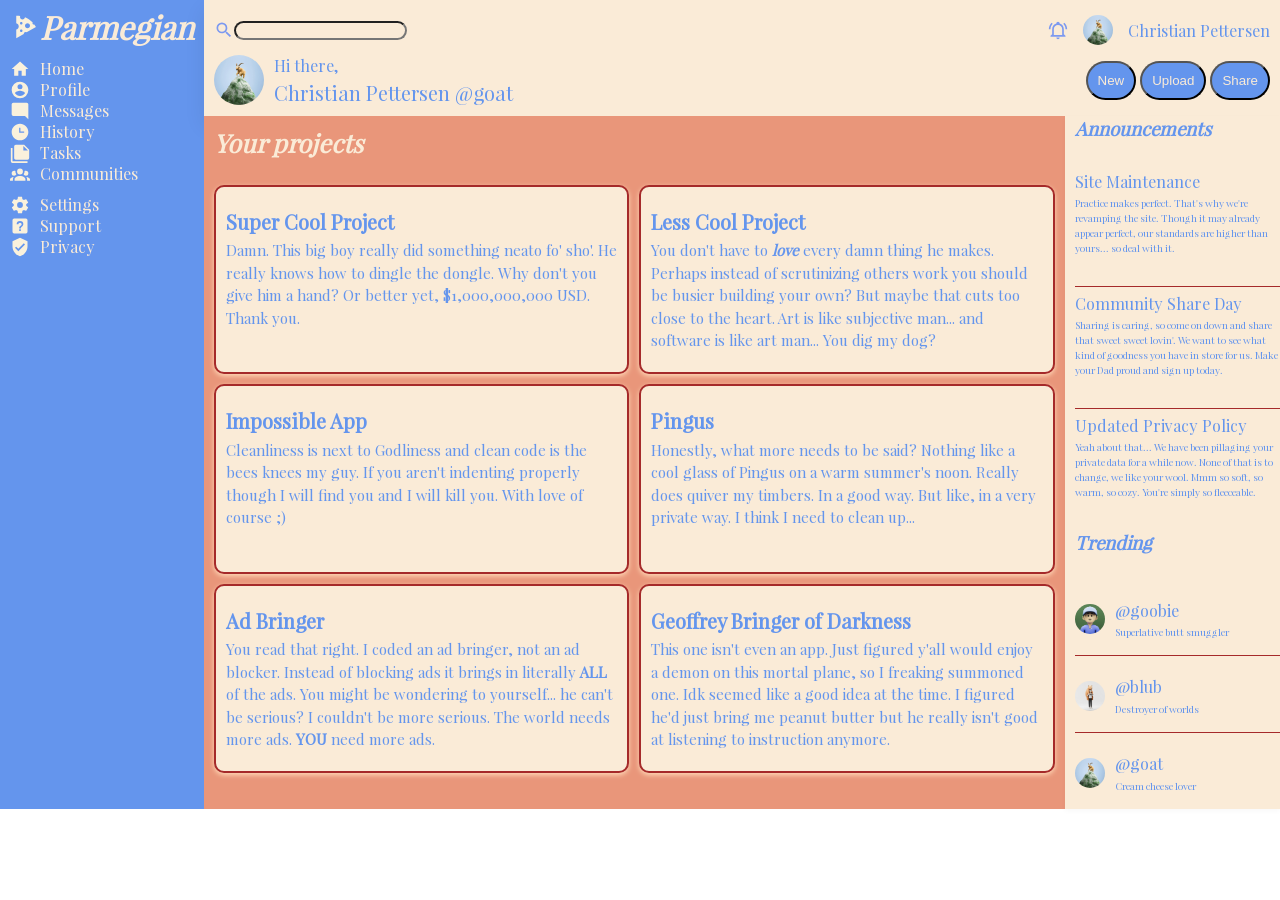
<file: index.html>
<!DOCTYPE html>
<html lang="en">
<head>
    <meta charset="UTF-8">
    <meta name="viewport" content="width=device-width, initial-scale=1.0">
    <title>Document</title>
    <link rel="stylesheet" href="./styles.css">
</head>
<body>
    <div class="page">
        <div class="sidebar">
            <h1 class="header"><img class="cheese" src="./icons/cheese.svg" alt="cheese icon"> Parmegian</h1>

            <nav class="menu">
                <ul class="nav">
                    <li><img class="home" src="./icons/home.svg" alt="home">Home</li>
                    <li><img class="profile" src="./icons/account-circle.svg" alt="profile icon">Profile</li>
                    <li><img class="message" src="./icons/message-reply.svg" alt="messages">Messages</li>
                    <li><img class="history" src="./icons/clock-time-three.svg" alt="clock">History</li>
                    <li><img class="tasks" src="./icons/note-multiple.svg" alt="tasks">Tasks</li>
                    <li><img class="communities" src="./icons/account-group.svg" alt="communities">Communities</li>
                </ul>
                <ul class="tools">
                    <li><img class="settings" src="./icons/cog.svg" alt="settings">Settings</li>
                    <li><img class="support" src="./icons/help-box.svg" alt="support">Support</li>
                    <li><img class="privacy" src="./icons/shield-check.svg" alt="privacy">Privacy</li>
                </ul>
            </nav>
        </div>
        <div class="main">
            <div class="banner">
                <div class="row1">
                    <div class="searchapparatus">
                        <img class="magnifying" src="./icons/magnify.svg" alt="magnifying glass">
                        <input type="search" class="search">
                    </div>
                    <div class="rightcontent">
                        <img class="bell" src="./icons/bell-ring-outline.svg" alt="notification bell">
                        <img class="smallpic" src="./icons/goat.jpg" alt="profilepic small">
                        <div class="account">Christian Pettersen</div>
                    </div>
                </div>
                <div class="row2">
                    <div class="greeting"><img class="bigpic" src="./icons/goat.jpg" alt="goat"><div class="subgreeting">Hi there,<p class="greetdetail">Christian Pettersen @goat</p></div></div>
                    <div class="buttons">
                        <button class="new">New</button>
                        <button class="upload">Upload</button>
                        <button class="share">Share</button>
                    </div>
                </div>
            </div>
            <div class="dashboard">
                <div class="projects">
                    <h3 class="projectsheader">Your projects</h3>
                    <div class="cards">
                        <div class="card">Super Cool Project<p class="crddescription">
                            Damn. This big boy really did something neato fo' sho'. He really knows how to dingle the dongle. Why don't you give him a hand? Or better yet, $1,000,000,000 USD. Thank you.

                        </p></div>
                        <div class="card">Less Cool Project<p class="crddescription">You don't have to <strong><em>love</em></strong> every damn thing he makes. Perhaps instead of scrutinizing others work you should be busier building your own? But maybe that cuts too close to the heart. Art is like subjective man... and software is like art man... You dig my dog?</en></p></div>
                        <div class="card">Impossible App<p class="crddescription">Cleanliness is next to Godliness and clean code is the bees knees my guy. If you aren't indenting properly though I will find you and I will kill you. With love of course ;) </p> </div>
                        <div class="card">Pingus<p class="crddescription">Honestly, what more needs to be said? Nothing like a cool glass of Pingus on a warm summer's noon. Really does quiver my timbers. In a good way. But like, in a very private way. I think I need to clean up... </p></div>
                        <div class="card">Ad Bringer<p class="crddescription">You read that right. I coded an ad bringer, not an ad blocker. Instead of blocking ads it brings in literally <strong>ALL</strong> of the ads. You might be wondering to yourself... he can't be serious? I couldn't be more serious. The world needs more ads. <strong>YOU</strong> need more ads.</p></div>
                        <div class="card">Geoffrey Bringer of Darkness<p class="crddescription">This one isn't even an app. Just figured y'all would enjoy a demon on this mortal plane, so I freaking summoned one. Idk seemed like a good idea at the time. I figured he'd just bring me peanut butter but he really isn't good at listening to instruction anymore.</p></div>
                    </div>
                </div>
                <div class="trendannounce">
                    <div class="announcements">
                        <h3 class="announceheader">Announcements</h3>
                        <div class="blah1">Site Maintenance
                            <p>Practice makes perfect. That's why we're revamping the site. Though it may already appear perfect, our standards are higher than yours... so deal with it.  </p>
                        </div>
                        <div class="blah2">Community Share Day
                            <p>Sharing is caring, so come on down and share that sweet sweet lovin'. We want to see what kind of goodness you have in store for us. Make your Dad proud and sign up today.</p>
                        </div>
                        <div class="blah3">Updated Privacy Policy
                            <p>Yeah about that... We have been pillaging your private data for a while now. None of that is to change, we like your wool. Mmm so soft, so warm, so cozy. You're simply so fleeceable.</p>
                        </div>
                        
                    </div>
                    <div class="trending">
                        <h3 class="trendingheader">Trending</h3>
                        <div class="profile1"><img class="goobie" src="./icons/goobie.jpg" alt="goobie"><div class="subgoob">@goobie<p>Superlative butt smuggler</p></div></div>
                        <div class="profile2"><img class="blub" src="./icons/blub.jpg" alt="blub"><div class="subblub">@blub<p>Destroyer of worlds</p></div></div>
                        <div class="profile3"><img class="goat" src="./icons/goat.jpg" alt="goat"><div class="subgoat">@goat<p class="goatcream">Cream cheese lover</p></div></div>
                    </div>
                </div>
            </div>
        </div>
    </div>
</body>
</html>
</file>
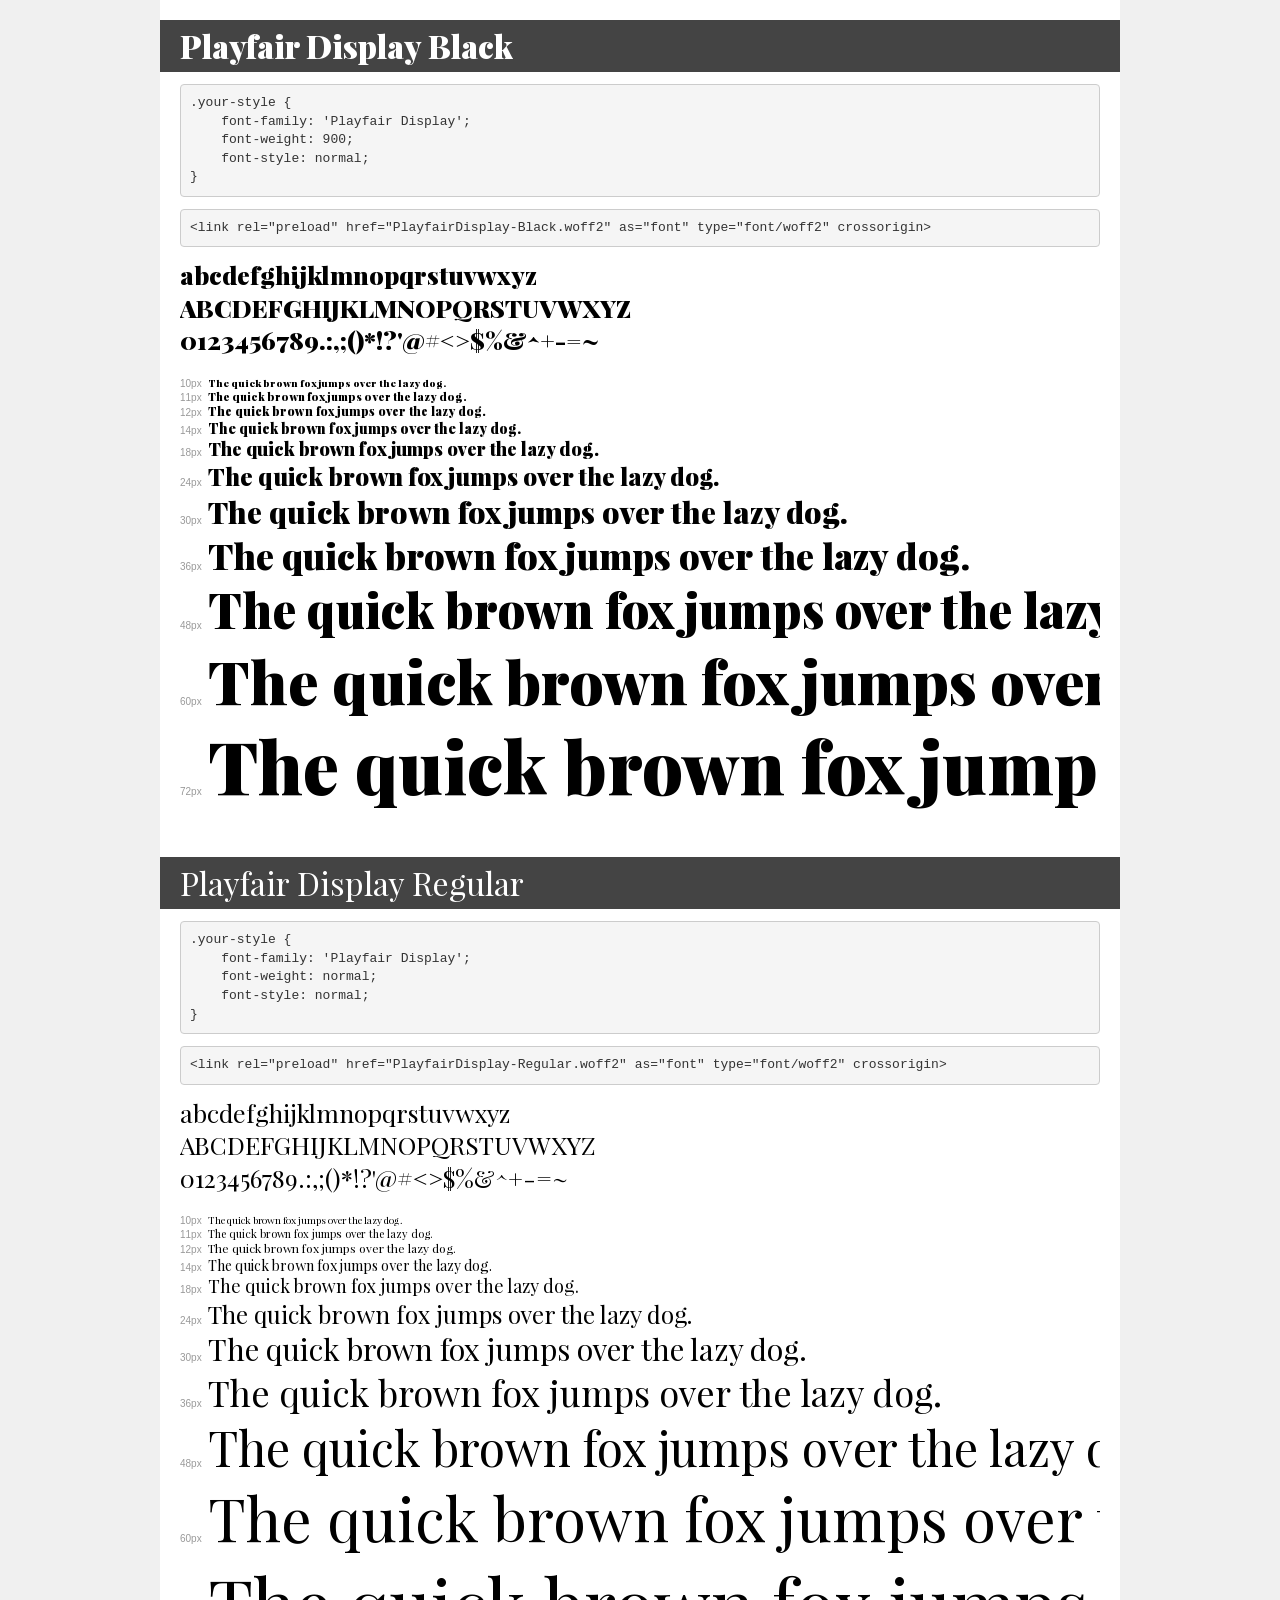
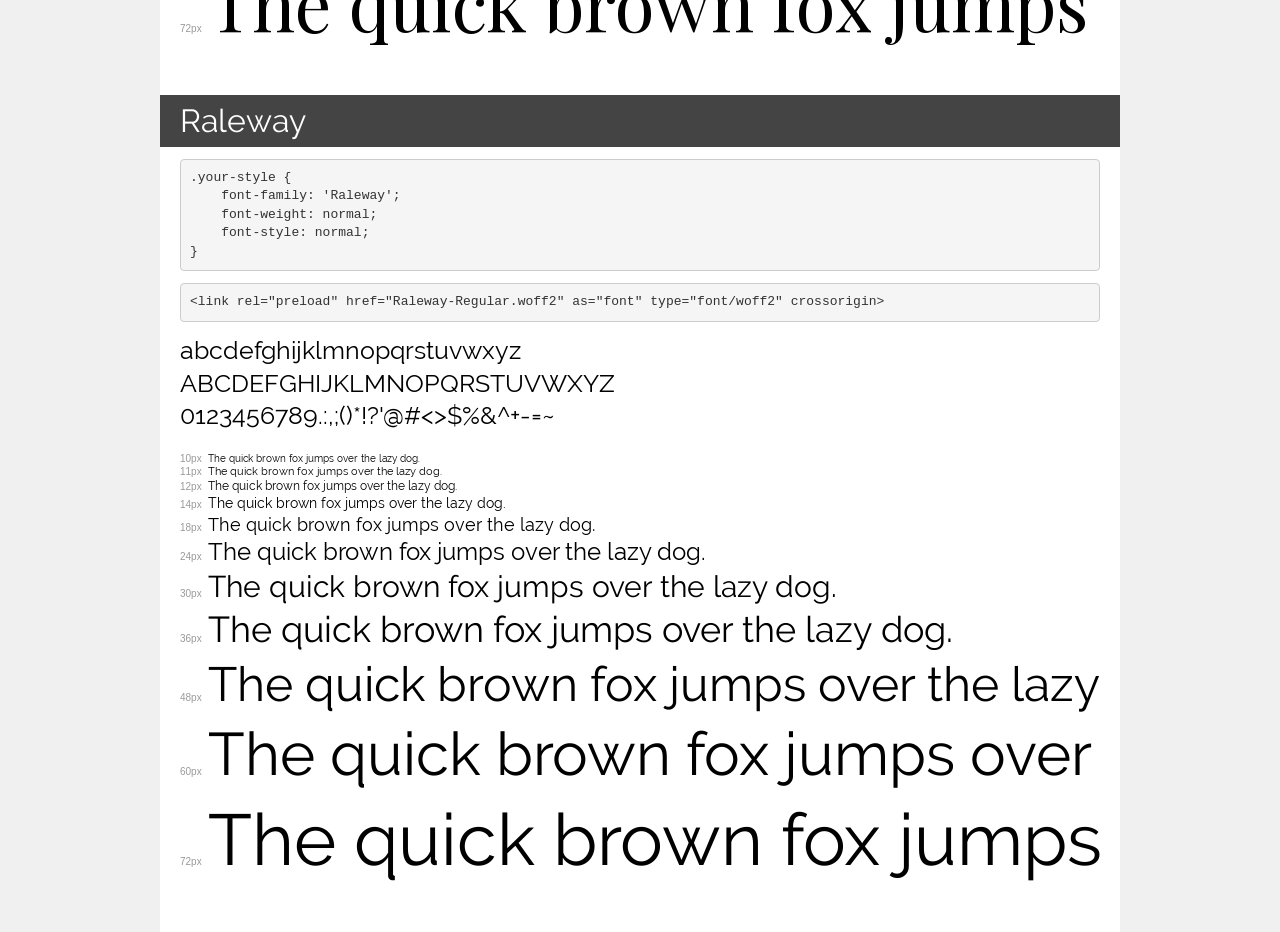
<file: fonts/demo.html>
<!DOCTYPE html>
<html lang="en">
<head>
    <meta charset="utf-8">
    <meta http-equiv="X-UA-Compatible" content="IE=edge">
    <meta name="viewport" content="width=device-width, initial-scale=1">
    <meta name="robots" content="noindex, noarchive">
    <meta name="format-detection" content="telephone=no">
    <title>Transfonter demo</title>
    <link href="stylesheet.css" rel="stylesheet">
    <style>
        /*
        http://meyerweb.com/eric/tools/css/reset/
        v2.0 | 20110126
        License: none (public domain)
        */
        html, body, div, span, applet, object, iframe,
        h1, h2, h3, h4, h5, h6, p, blockquote, pre,
        a, abbr, acronym, address, big, cite, code,
        del, dfn, em, img, ins, kbd, q, s, samp,
        small, strike, strong, sub, sup, tt, var,
        b, u, i, center,
        dl, dt, dd, ol, ul, li,
        fieldset, form, label, legend,
        table, caption, tbody, tfoot, thead, tr, th, td,
        article, aside, canvas, details, embed,
        figure, figcaption, footer, header, hgroup,
        menu, nav, output, ruby, section, summary,
        time, mark, audio, video {
            margin: 0;
            padding: 0;
            border: 0;
            font-size: 100%;
            font: inherit;
            vertical-align: baseline;
        }
        /* HTML5 display-role reset for older browsers */
        article, aside, details, figcaption, figure,
        footer, header, hgroup, menu, nav, section {
            display: block;
        }
        body {
            line-height: 1;
        }
        ol, ul {
            list-style: none;
        }
        blockquote, q {
            quotes: none;
        }
        blockquote:before, blockquote:after,
        q:before, q:after {
            content: '';
            content: none;
        }
        table {
            border-collapse: collapse;
            border-spacing: 0;
        }
        /* demo styles */
        body {
            background: #f0f0f0;
            color: #000;
        }
        .page {
            background: #fff;
            width: 920px;
            margin: 0 auto;
            padding: 20px 20px 0 20px;
            overflow: hidden;
        }
        .font-container {
            overflow-x: auto;
            overflow-y: hidden;
            margin-bottom: 40px;
            line-height: 1.3;
            white-space: nowrap;
            padding-bottom: 5px;
        }
        h1 {
            position: relative;
            background: #444;
            font-size: 32px;
            color: #fff;
            padding: 10px 20px;
            margin: 0 -20px 12px -20px;
        }
        .letters {
            font-size: 25px;
            margin-bottom: 20px;
        }
        .s10:before {
            content: '10px';
        }
        .s11:before {
            content: '11px';
        }
        .s12:before {
            content: '12px';
        }
        .s14:before {
            content: '14px';
        }
        .s18:before {
            content: '18px';
        }
        .s24:before {
            content: '24px';
        }
        .s30:before {
            content: '30px';
        }
        .s36:before {
            content: '36px';
        }
        .s48:before {
            content: '48px';
        }
        .s60:before {
            content: '60px';
        }
        .s72:before {
            content: '72px';
        }
        .s10:before, .s11:before, .s12:before, .s14:before,
        .s18:before, .s24:before, .s30:before, .s36:before,
        .s48:before, .s60:before, .s72:before {
            font-family: Arial, sans-serif;
            font-size: 10px;
            font-weight: normal;
            font-style: normal;
            color: #999;
            padding-right: 6px;
        }
        pre {
            display: block;
            padding: 9px;
            margin: 0 0 12px;
            font-family: Monaco, Menlo, Consolas, "Courier New", monospace;
            font-size: 13px;
            line-height: 1.428571429;
            color: #333;
            font-weight: normal;
            font-style: normal;
            background-color: #f5f5f5;
            border: 1px solid #ccc;
            overflow-x: auto;
            border-radius: 4px;
        }
        /* responsive */
        @media (max-width: 959px) {
            .page {
                width: auto;
                margin: 0;
            }
        }
    </style>
</head>
<body>
<div class="page">
    <div class="demo">
        <h1 style="font-family: 'Playfair Display'; font-weight: 900; font-style: normal;">Playfair Display Black</h1>
        <pre title="Usage">.your-style {
    font-family: 'Playfair Display';
    font-weight: 900;
    font-style: normal;
}</pre>
        <pre title="Preload (optional)">
&lt;link rel=&quot;preload&quot; href=&quot;PlayfairDisplay-Black.woff2&quot; as=&quot;font&quot; type=&quot;font/woff2&quot; crossorigin&gt;</pre>
        <div class="font-container" style="font-family: 'Playfair Display'; font-weight: 900; font-style: normal;">
            <p class="letters">
                abcdefghijklmnopqrstuvwxyz<br>
ABCDEFGHIJKLMNOPQRSTUVWXYZ<br>
                0123456789.:,;()*!?'@#&lt;&gt;$%&^+-=~
            </p>
            <p class="s10" style="font-size: 10px;">The quick brown fox jumps over the lazy dog.</p>
            <p class="s11" style="font-size: 11px;">The quick brown fox jumps over the lazy dog.</p>
            <p class="s12" style="font-size: 12px;">The quick brown fox jumps over the lazy dog.</p>
            <p class="s14" style="font-size: 14px;">The quick brown fox jumps over the lazy dog.</p>
            <p class="s18" style="font-size: 18px;">The quick brown fox jumps over the lazy dog.</p>
            <p class="s24" style="font-size: 24px;">The quick brown fox jumps over the lazy dog.</p>
            <p class="s30" style="font-size: 30px;">The quick brown fox jumps over the lazy dog.</p>
            <p class="s36" style="font-size: 36px;">The quick brown fox jumps over the lazy dog.</p>
            <p class="s48" style="font-size: 48px;">The quick brown fox jumps over the lazy dog.</p>
            <p class="s60" style="font-size: 60px;">The quick brown fox jumps over the lazy dog.</p>
            <p class="s72" style="font-size: 72px;">The quick brown fox jumps over the lazy dog.</p>
        </div>
    </div>

    <div class="demo">
        <h1 style="font-family: 'Playfair Display'; font-weight: normal; font-style: normal;">Playfair Display Regular</h1>
        <pre title="Usage">.your-style {
    font-family: 'Playfair Display';
    font-weight: normal;
    font-style: normal;
}</pre>
        <pre title="Preload (optional)">
&lt;link rel=&quot;preload&quot; href=&quot;PlayfairDisplay-Regular.woff2&quot; as=&quot;font&quot; type=&quot;font/woff2&quot; crossorigin&gt;</pre>
        <div class="font-container" style="font-family: 'Playfair Display'; font-weight: normal; font-style: normal;">
            <p class="letters">
                abcdefghijklmnopqrstuvwxyz<br>
ABCDEFGHIJKLMNOPQRSTUVWXYZ<br>
                0123456789.:,;()*!?'@#&lt;&gt;$%&^+-=~
            </p>
            <p class="s10" style="font-size: 10px;">The quick brown fox jumps over the lazy dog.</p>
            <p class="s11" style="font-size: 11px;">The quick brown fox jumps over the lazy dog.</p>
            <p class="s12" style="font-size: 12px;">The quick brown fox jumps over the lazy dog.</p>
            <p class="s14" style="font-size: 14px;">The quick brown fox jumps over the lazy dog.</p>
            <p class="s18" style="font-size: 18px;">The quick brown fox jumps over the lazy dog.</p>
            <p class="s24" style="font-size: 24px;">The quick brown fox jumps over the lazy dog.</p>
            <p class="s30" style="font-size: 30px;">The quick brown fox jumps over the lazy dog.</p>
            <p class="s36" style="font-size: 36px;">The quick brown fox jumps over the lazy dog.</p>
            <p class="s48" style="font-size: 48px;">The quick brown fox jumps over the lazy dog.</p>
            <p class="s60" style="font-size: 60px;">The quick brown fox jumps over the lazy dog.</p>
            <p class="s72" style="font-size: 72px;">The quick brown fox jumps over the lazy dog.</p>
        </div>
    </div>

    <div class="demo">
        <h1 style="font-family: 'Raleway'; font-weight: normal; font-style: normal;">Raleway</h1>
        <pre title="Usage">.your-style {
    font-family: 'Raleway';
    font-weight: normal;
    font-style: normal;
}</pre>
        <pre title="Preload (optional)">
&lt;link rel=&quot;preload&quot; href=&quot;Raleway-Regular.woff2&quot; as=&quot;font&quot; type=&quot;font/woff2&quot; crossorigin&gt;</pre>
        <div class="font-container" style="font-family: 'Raleway'; font-weight: normal; font-style: normal;">
            <p class="letters">
                abcdefghijklmnopqrstuvwxyz<br>
ABCDEFGHIJKLMNOPQRSTUVWXYZ<br>
                0123456789.:,;()*!?'@#&lt;&gt;$%&^+-=~
            </p>
            <p class="s10" style="font-size: 10px;">The quick brown fox jumps over the lazy dog.</p>
            <p class="s11" style="font-size: 11px;">The quick brown fox jumps over the lazy dog.</p>
            <p class="s12" style="font-size: 12px;">The quick brown fox jumps over the lazy dog.</p>
            <p class="s14" style="font-size: 14px;">The quick brown fox jumps over the lazy dog.</p>
            <p class="s18" style="font-size: 18px;">The quick brown fox jumps over the lazy dog.</p>
            <p class="s24" style="font-size: 24px;">The quick brown fox jumps over the lazy dog.</p>
            <p class="s30" style="font-size: 30px;">The quick brown fox jumps over the lazy dog.</p>
            <p class="s36" style="font-size: 36px;">The quick brown fox jumps over the lazy dog.</p>
            <p class="s48" style="font-size: 48px;">The quick brown fox jumps over the lazy dog.</p>
            <p class="s60" style="font-size: 60px;">The quick brown fox jumps over the lazy dog.</p>
            <p class="s72" style="font-size: 72px;">The quick brown fox jumps over the lazy dog.</p>
        </div>
    </div>

</div>
</body>
</html>
</file>
<file: styles.css>
@font-face {
    font-family: 'Playfair Display';
    src: url('./fonts/PlayfairDisplay-Regular.woff2') format('woff2'),
        url('./fonts/PlayfairDisplay-Regular.woff') format('woff');
    font-weight: normal;
    font-style: normal;
    font-display: swap;
}
@font-face {
    font-family: 'Raleway';
    src: url('./fonts/Raleway-Regular.woff2') format('woff2'),
        url('./fonts/Raleway-Regular.woff') format('woff');
    font-weight: normal;
    font-style: normal;
    font-display: swap;
}



* {
    margin: 0;
    padding: 0;
    box-sizing: border-box;
}
.page {
    font-family: 'Playfair Display';
    display: grid;
    grid-template-columns: 1fr 6fr;
    grid-template-rows: 1fr 6fr;
}
.sidebar {
    padding-top: 5px;
    padding-right: 10px;
    grid-row: span 2;   
    padding-left: 10px;
    background: cornflowerblue;
    color: antiquewhite;
}
li img, .header img {
    filter: brightness(0) saturate(100%) invert(98%) sepia(31%) saturate(541%) hue-rotate(313deg) brightness(101%) contrast(96%);
}

.menu  {
    padding-top: 10px;
    display: flex;
    flex-direction: column;
    gap: 10px;
}
.main   {
    
    display: grid;
    grid-template-rows: subgrid;
    grid-row: span 2;
}
.banner {
    padding-left: 10px;
    padding-right: 10px;
    display: grid;
    grid-template-columns: 4fr 2fr;
    align-items: center;
    grid-template-rows: auto 1fr;
    background-color:antiquewhite;
    color: cornflowerblue;
    box-shadow: 0 10px 20px rgba(0, 0, 0, 0.08);
}
.banner img {
    filter: invert(61%) sepia(31%) saturate(1512%) hue-rotate(196deg) brightness(97%) contrast(94%);
}
.magnifying, .bell, .home, .profile, .message, .history, .tasks, .communities, .settings, .support, .privacy {
    width: 20px;
    aspect-ratio: 1;
}
.goobie, .blub , .goat {
    width: 30px;
    aspect-ratio: 1;
    border-radius: 50%;
}
.nav > li, .tools > li {
    display: flex;
    align-items: center;
    gap: 10px;
    
}
.projectsheader {
    color: antiquewhite;
    font-size: 25px;
    padding-left: 10px;
    padding-top: 10px;
}
.header,  .projectsheader, .announceheader, .trendingheader {
    font-style: italic;
}
.search {
    background-color: antiquewhite;
    border-radius: 10px;
}
.header {
    display: flex;
    align-items: center;
}
.header img {
    width: 30px;
    aspect-ratio: 1;
}

.row1 {
    padding-top: 15px;
    grid-column: span 2;
    display: grid;
    grid-auto-flow: column;
    gap: 10px;
}
.searchapparatus {
    display: grid;
    grid-auto-flow: column;
    justify-content: flex-start;
    align-items: center;
}
.rightcontent {
    display: grid;
    justify-content: flex-end;
    grid-auto-flow: column;
    gap: 15px;
    align-items: center;
    white-space: nowrap;
}
.bell, .profilepic, .account {
    min-width: 0;
}
.row2 {
    display: grid;
    justify-content: space-between;
    grid-column: 1 / -1;
    grid-auto-flow: column;
    gap: 10px;
    align-items: center;
    padding-top: 10px;
    padding-bottom: 10px;
}
button {
    padding: 10px;
    background-color: cornflowerblue;
    color: antiquewhite;
    border-radius: 20px;
}
.buttons {
    
    gap: 10px;  
}
.dashboard {
   display: grid;
   grid-template-rows: 1fr 3fr 3fr 3fr;
   grid-template-columns: 4fr 1fr;
   
   background-color: darksalmon;
}
.cards {
    display: grid;
    padding-right: 10px;
    padding-left: 10px;
    grid-template-rows: 2fr 2fr 2fr;
    grid-template-columns: 2fr 2fr;
    grid-row: 2 / -1;
    gap: 10px;
    padding-bottom: 35px;
}
.card {
    border: 2.5px solid brown;
    box-shadow: 0 2px 5px peachpuff;
    padding-left: 10px;
    padding-right: 10px;
    line-height: 1.5;
}

.projects {
    display: grid;
    grid-template-rows: subgrid;
    
    grid-row: span 4;
}
.trendannounce {
    box-shadow: 0 2px 5px rgba(0, 0, 0, 0.03); 
    display: grid;
    grid-template-row: subgrid;
    grid-row: span 4;
}
.announcements, .trending {
    display: grid;
    
    background: antiquewhite;
    color: cornflowerblue;
    padding-left: 10px;
}
.card {
    background-color: antiquewhite;
    color: cornflowerblue;
    border-radius: 10px;
    padding-top: 20px;
    padding-left: 10px;
    font-weight: bold;
    font-size: 20px;
}
.blah1, .blah2, .profile1, .profile2 {
    border-bottom: 1px solid brown;
    line-height: 1.5;
}
.blah2, .blah3, .profile2, .profile3 {
    padding-top: 5px;
    line-height: 1.5;
}
.profile1, .profile2, .profile3 {
    display: flex;
    align-items: center;
    gap: 10px;
}
p, .crddescription {
    padding-top: 2.5px;
    font-size: 10px;
}
.card > .crddescription {
    font-size: 15px;
    font-weight: normal;
}
.subgoat, .subblub, .subgreeting {
    display: flex;
    flex-direction: column;
}
.bigpic {
    width: 50px;
    aspect-ratio: 1;
    border-radius: 50%;
    filter: none !important;
}
.smallpic {
    width: 30px;
    aspect-ratio: 1;
    border-radius: 50%;
    filter: none !important;
}
.greeting {
    display: flex;
    align-items: center;
    gap: 10px;
}
.greetdetail {
    font-size: 20px;
}
</file>
<file: fonts/stylesheet.css>
@font-face {
    font-family: 'Playfair Display';
    src: url('PlayfairDisplay-Black.woff2') format('woff2'),
        url('PlayfairDisplay-Black.woff') format('woff');
    font-weight: 900;
    font-style: normal;
    font-display: swap;
}

@font-face {
    font-family: 'Playfair Display';
    src: url('PlayfairDisplay-Regular.woff2') format('woff2'),
        url('PlayfairDisplay-Regular.woff') format('woff');
    font-weight: normal;
    font-style: normal;
    font-display: swap;
}

@font-face {
    font-family: 'Raleway';
    src: url('Raleway-Regular.woff2') format('woff2'),
        url('Raleway-Regular.woff') format('woff');
    font-weight: normal;
    font-style: normal;
    font-display: swap;
}
</file>
